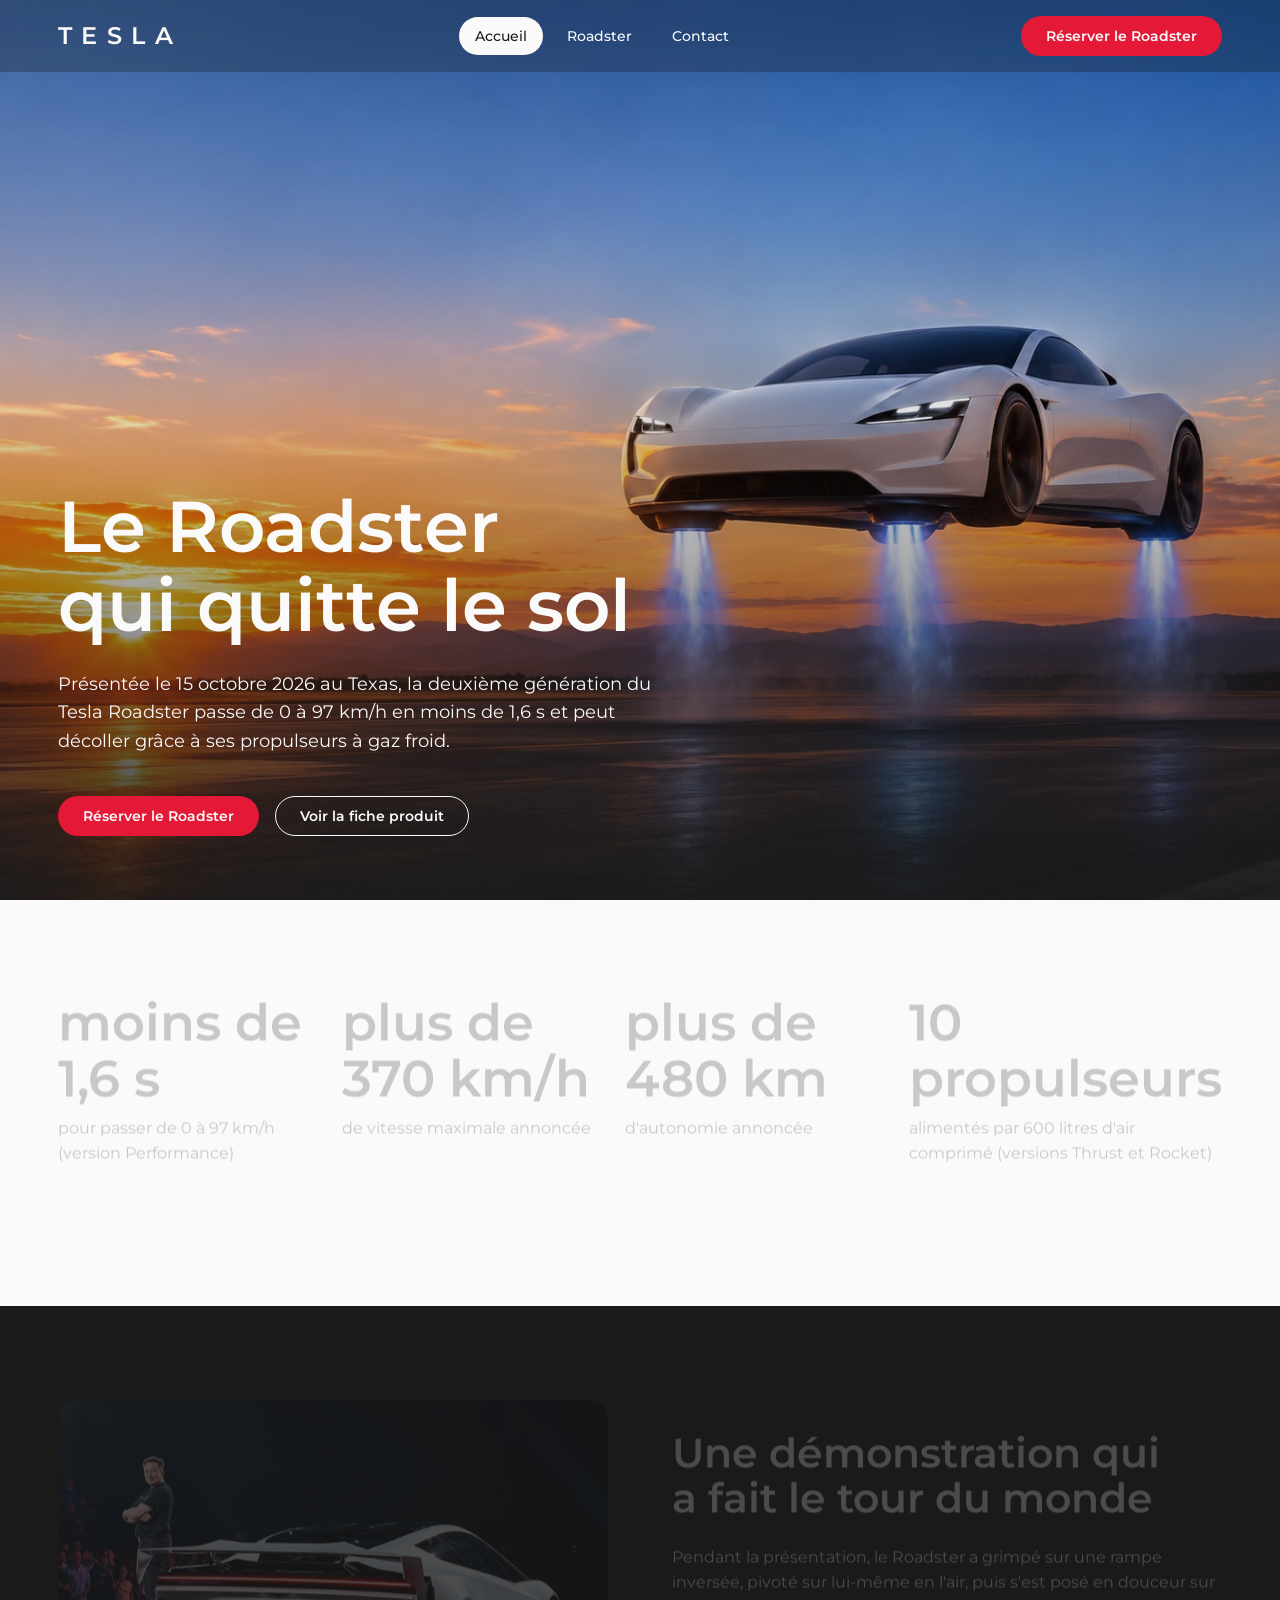
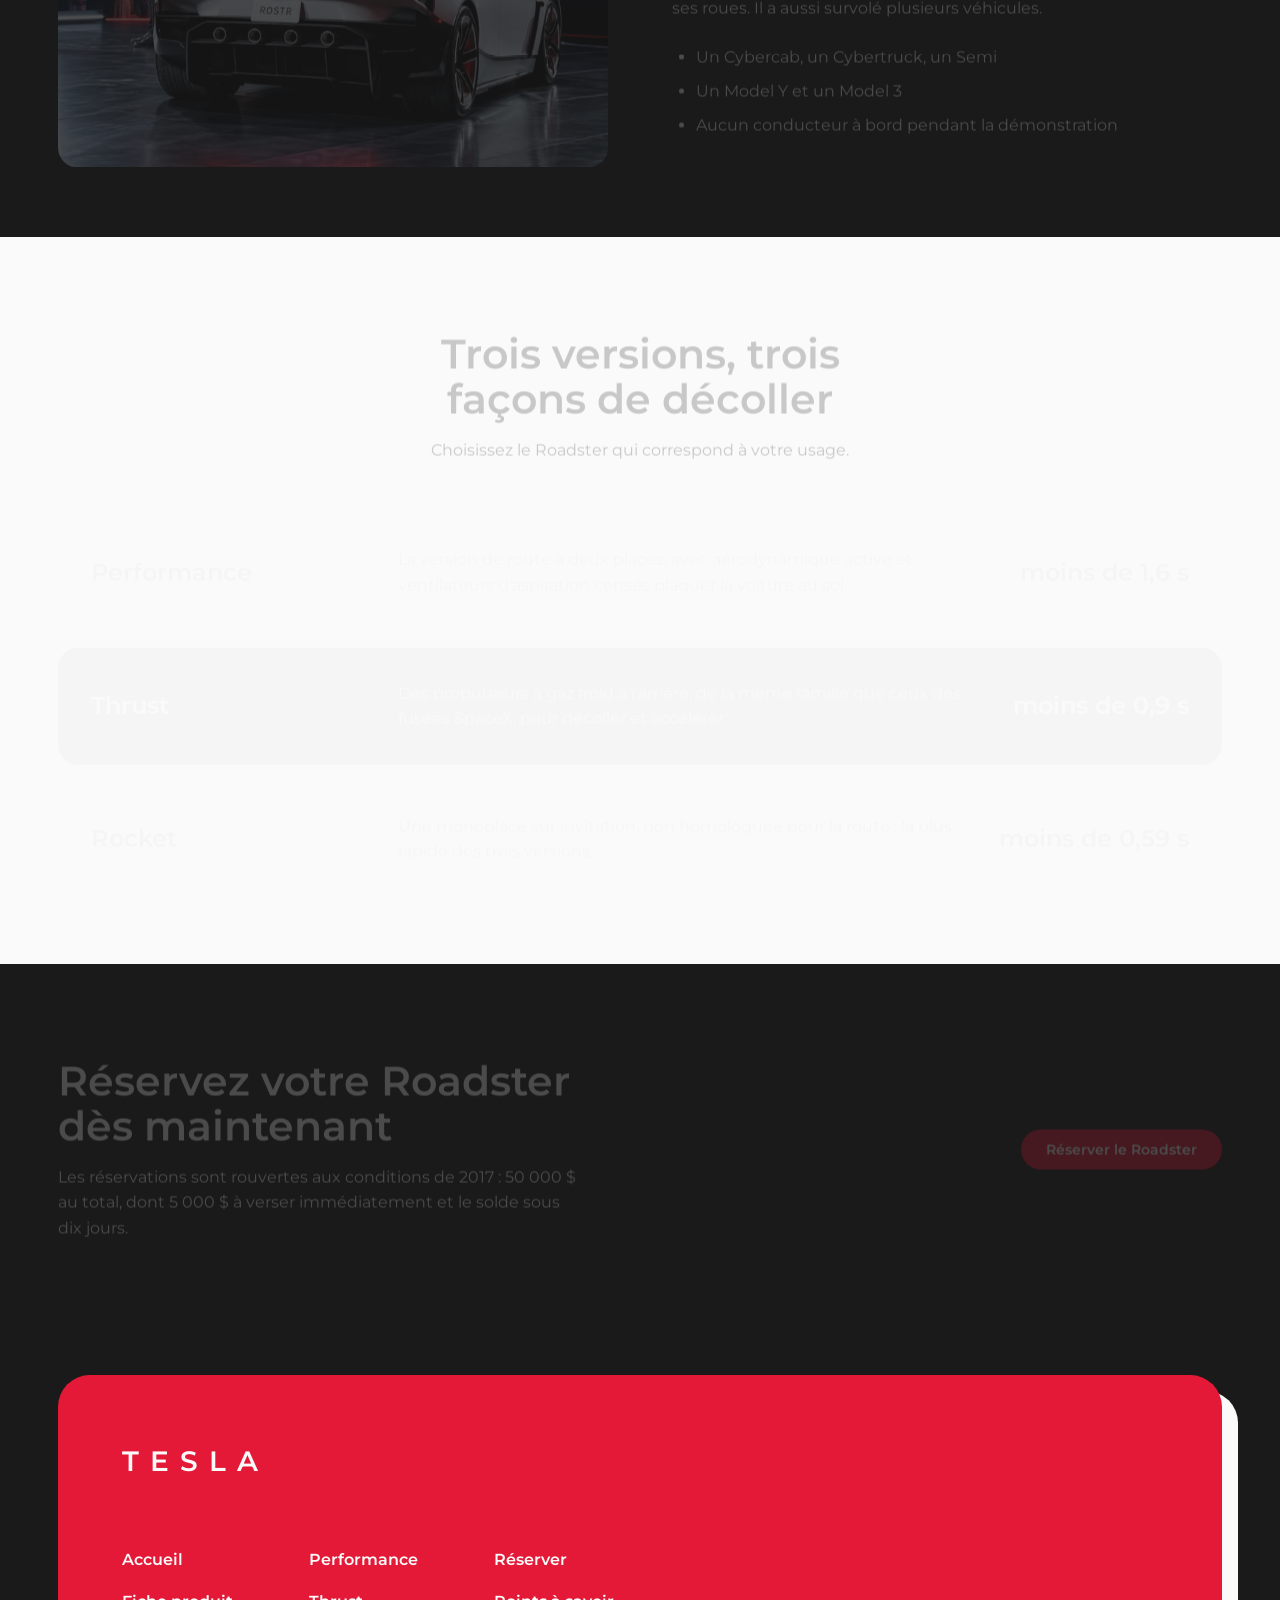
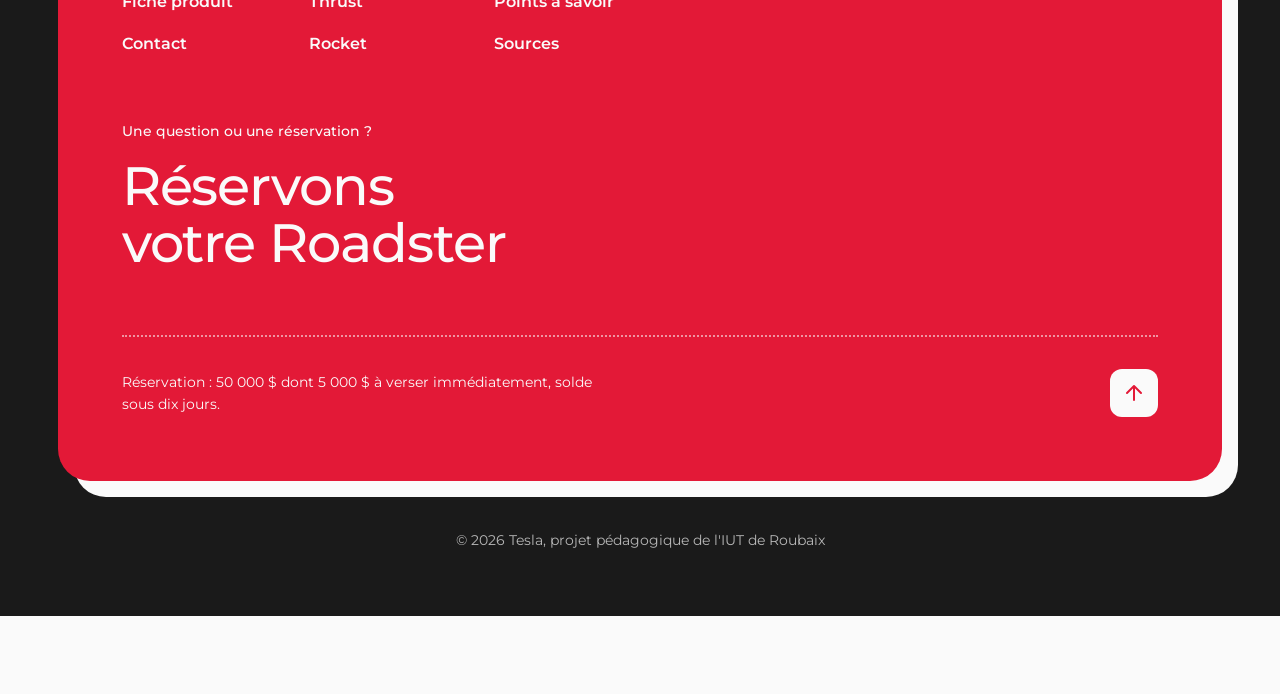
<file: index.html>
<!doctype html>
<html lang="fr"><head><meta charset="utf-8"><title>Tesla Roadster</title>
<meta http-equiv="refresh" content="0; url=fr/index.html">
<link rel="canonical" href="fr/index.html"></head>
<body><p><a href="fr/index.html">Tesla Roadster</a></p></body></html>
</file>
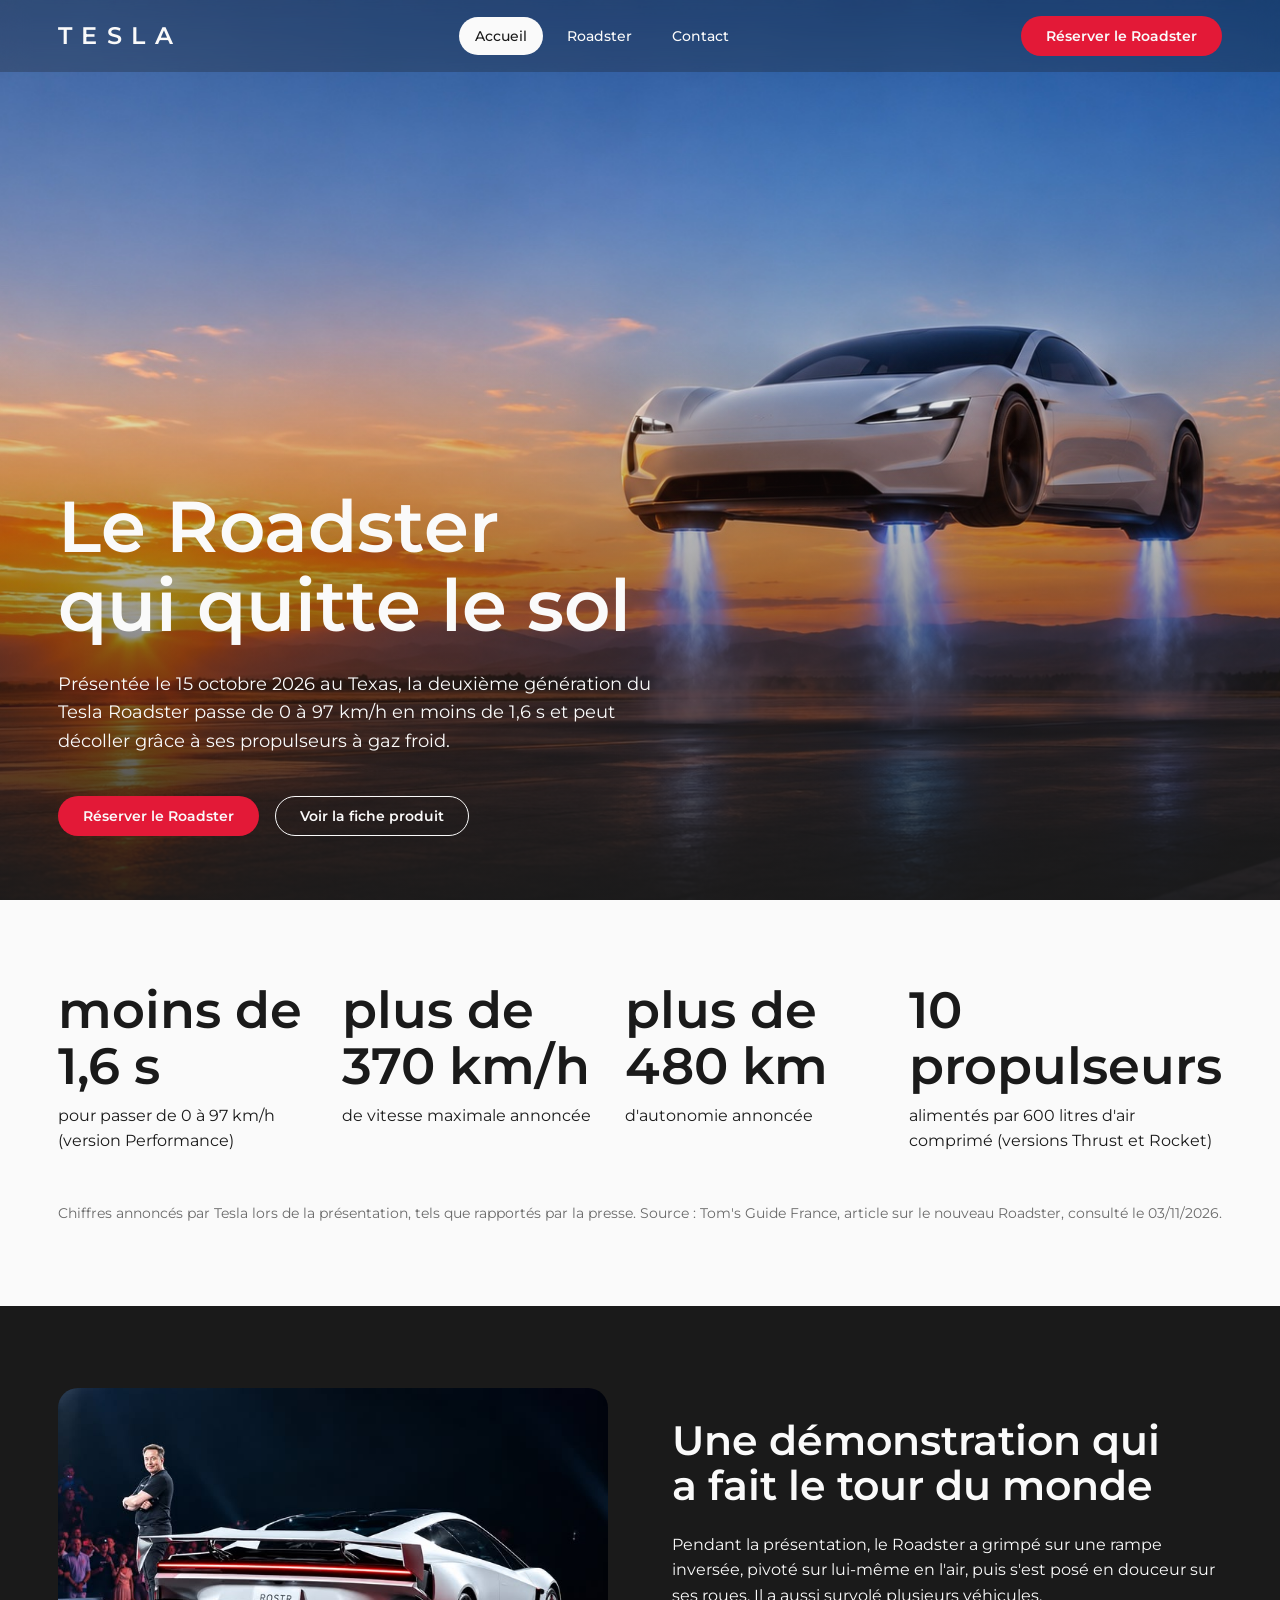
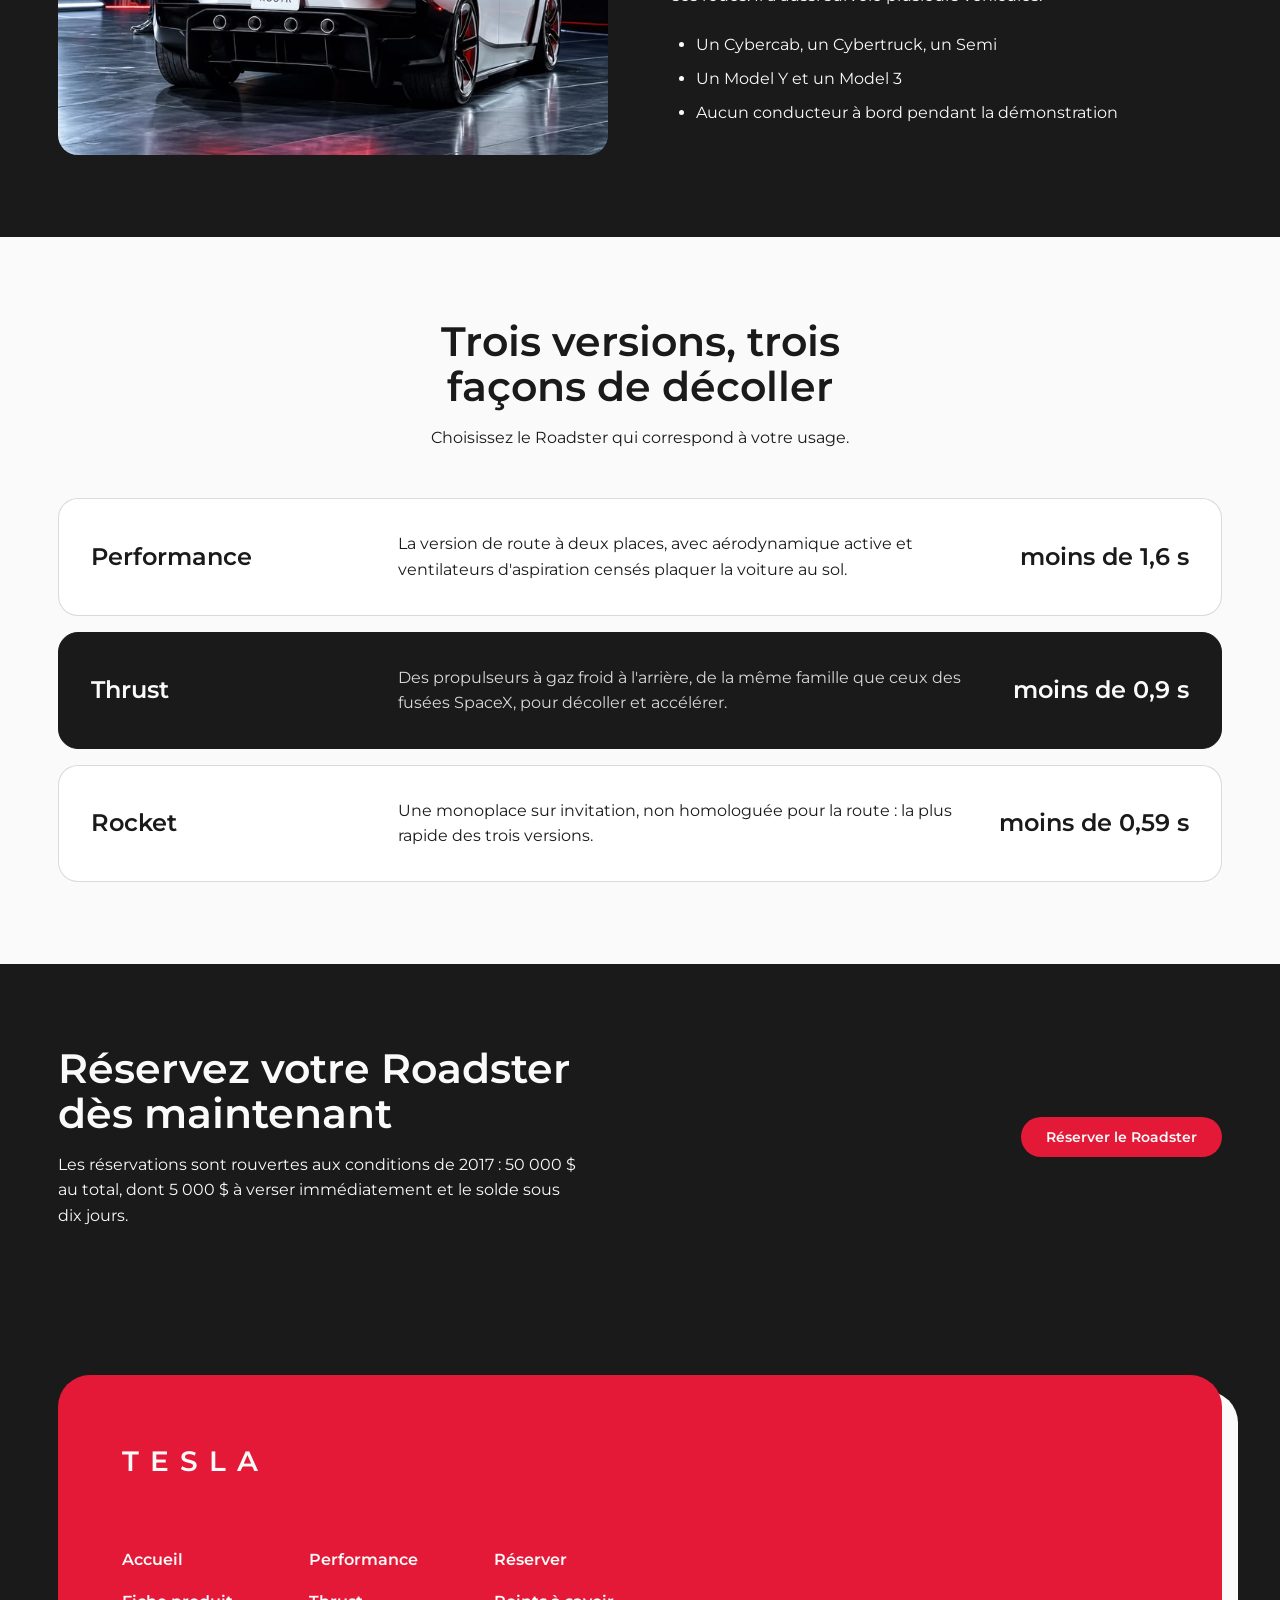
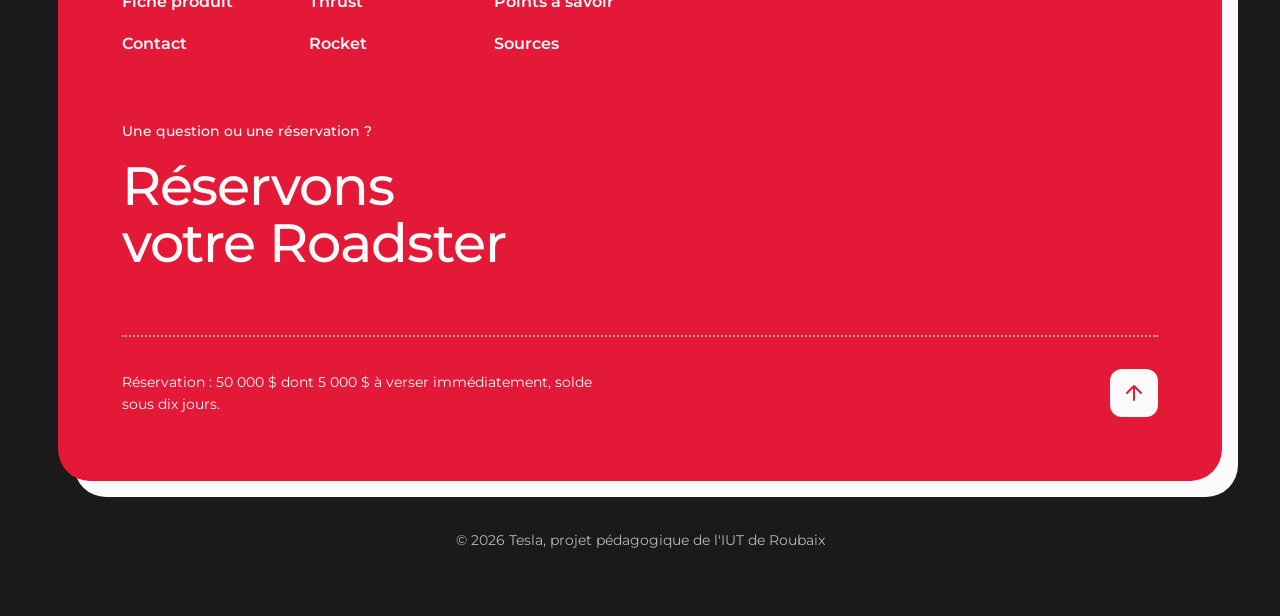
<file: fr/index.html>
<!doctype html>
<html lang="fr">
<head>
<meta charset="utf-8">
<meta name="viewport" content="width=device-width, initial-scale=1">
<title>Tesla Roadster</title>
<meta name="description" content="Le nouveau Tesla Roadster : supercar électrique présentée en octobre 2026, avec propulseurs à gaz froid.">
<link rel="icon" href="data:image/svg+xml,%3Csvg xmlns='http://www.w3.org/2000/svg' viewBox='0 0 64 64'%3E%3Crect width='64' height='64' rx='14' fill='%231A1A1A'/%3E%3Cpath d='M12 20h40v8H36v22h-8V28H12z' fill='%23E31937'/%3E%3C/svg%3E">
<link rel="preconnect" href="https://fonts.googleapis.com">
<link rel="preconnect" href="https://fonts.gstatic.com" crossorigin>
<link href="https://fonts.googleapis.com/css2?family=Montserrat:wght@400;500;600&display=swap" rel="stylesheet">
<link rel="stylesheet" href="style.css">
</head>
<body class="accueil">
<header class="nav" id="haut">
  <a class="marque" href="index.html">TESLA</a>
  <nav aria-label="Navigation principale"><ul>
    <li><a href="index.html" aria-current="page">Accueil</a></li>
    <li><a href="roadster.html">Roadster</a></li>
    <li><a href="contact.html">Contact</a></li>
  </ul></nav>
  <a class="btn btn-primaire" href="contact.html">Réserver le Roadster</a>
</header>
<main>
<section class="hero-plein">
  <img src="../assets/hero.jpg" alt="Le Tesla Roadster blanc en suspension au-dessus de la piste, propulseurs allumés, au coucher du soleil" width="1672" height="941">
  <div class="hero-texte">
    <h1>Le Roadster qui quitte le sol</h1>
    <p>Présentée le 15 octobre 2026 au Texas, la deuxième génération du Tesla Roadster passe de 0 à 97 km/h en moins de 1,6 s et peut décoller grâce à ses propulseurs à gaz froid.</p>
    <div class="actions">
      <a class="btn btn-primaire" href="contact.html">Réserver le Roadster</a>
      <a class="btn btn-secondaire" href="roadster.html">Voir la fiche produit</a>
    </div>
  </div>
</section>

<section class="sec sur-clair">
  <div class="chiffres">
    <div><strong>moins de 1,6 s</strong><span>pour passer de 0 à 97 km/h (version Performance)</span></div>
    <div><strong>plus de 370 km/h</strong><span>de vitesse maximale annoncée</span></div>
    <div><strong>plus de 480 km</strong><span>d'autonomie annoncée</span></div>
    <div><strong>10 propulseurs</strong><span>alimentés par 600 litres d'air comprimé (versions Thrust et Rocket)</span></div>
  </div>
  <p class="notes">Chiffres annoncés par Tesla lors de la présentation, tels que rapportés par la presse. Source : Tom's Guide France, article sur le nouveau Roadster, consulté le 03/11/2026.</p>
</section>

<section class="sec sec-noire">
  <div class="duo">
    <img src="../assets/arriere-scene.jpg" alt="L'arrière du Roadster sur scène, avec ses échappements de propulseurs" width="735" height="489">
    <div>
      <h2>Une démonstration qui a fait le tour du monde</h2>
      <p>Pendant la présentation, le Roadster a grimpé sur une rampe inversée, pivoté sur lui-même en l'air, puis s'est posé en douceur sur ses roues. Il a aussi survolé plusieurs véhicules.</p>
      <ul>
        <li>Un Cybercab, un Cybertruck, un Semi</li>
        <li>Un Model Y et un Model 3</li>
        <li>Aucun conducteur à bord pendant la démonstration</li>
      </ul>
    </div>
  </div>
</section>

<section class="sec sur-clair">
  <div class="titre-centre">
    <h2>Trois versions, trois façons de décoller</h2>
    <p>Choisissez le Roadster qui correspond à votre usage.</p>
  </div>
  <div class="versions">
    <article class="version">
      <h3>Performance</h3>
      <p>La version de route à deux places, avec aérodynamique active et ventilateurs d'aspiration censés plaquer la voiture au sol.</p>
      <span class="temps">moins de 1,6 s</span>
    </article>
    <article class="version pleine">
      <h3>Thrust</h3>
      <p>Des propulseurs à gaz froid à l'arrière, de la même famille que ceux des fusées SpaceX, pour décoller et accélérer.</p>
      <span class="temps">moins de 0,9 s</span>
    </article>
    <article class="version">
      <h3>Rocket</h3>
      <p>Une monoplace sur invitation, non homologuée pour la route : la plus rapide des trois versions.</p>
      <span class="temps">moins de 0,59 s</span>
    </article>
  </div>
</section>

<section class="sec sec-noire">
  <div class="action-panneau">
    <div>
      <h2>Réservez votre Roadster dès maintenant</h2>
      <p>Les réservations sont rouvertes aux conditions de 2017 : 50&nbsp;000&nbsp;$ au total, dont 5&nbsp;000&nbsp;$ à verser immédiatement et le solde sous dix jours.</p>
    </div>
    <a class="btn btn-primaire" href="contact.html">Réserver le Roadster</a>
  </div>
</section>
</main>
<footer class="pied">
  <div class="carte">
    <div class="carte-haut">
      <div class="carte-gauche">
        <a class="marque" href="index.html">TESLA</a>
        <nav class="liens" aria-label="Pied de page">
          <ul>
            <li><a href="index.html">Accueil</a></li>
            <li><a href="roadster.html">Fiche produit</a></li>
            <li><a href="contact.html">Contact</a></li>
          </ul>
          <ul>
            <li><a href="roadster.html">Performance</a></li>
            <li><a href="roadster.html">Thrust</a></li>
            <li><a href="roadster.html">Rocket</a></li>
          </ul>
          <ul>
            <li><a href="contact.html">Réserver</a></li>
            <li><a href="roadster.html">Points à savoir</a></li>
            <li><a href="roadster.html">Sources</a></li>
          </ul>
        </nav>
      </div>
      <a class="carte-appel" href="contact.html">
        <span class="petit">Une question ou une réservation ?</span>
        <span class="grand">Réservons votre Roadster</span>
      </a>
    </div>
    <div class="pointille" aria-hidden="true"></div>
    <div class="carte-bas">
      <p>Réservation : 50&nbsp;000&nbsp;$ dont 5&nbsp;000&nbsp;$ à verser immédiatement, solde sous dix jours.</p>
      <a class="haut" href="#haut" aria-label="Retour en haut de la page">
        <svg viewBox="0 0 24 24" width="24" height="24" fill="none" stroke="currentColor" stroke-width="2" stroke-linecap="round" stroke-linejoin="round" aria-hidden="true"><path d="M12 19V5M5 12l7-7 7 7"/></svg>
      </a>
    </div>
  </div>
  <p class="copy">© 2026 Tesla, projet pédagogique de l'IUT de Roubaix</p>
</footer>
</body>
</html>
</file>
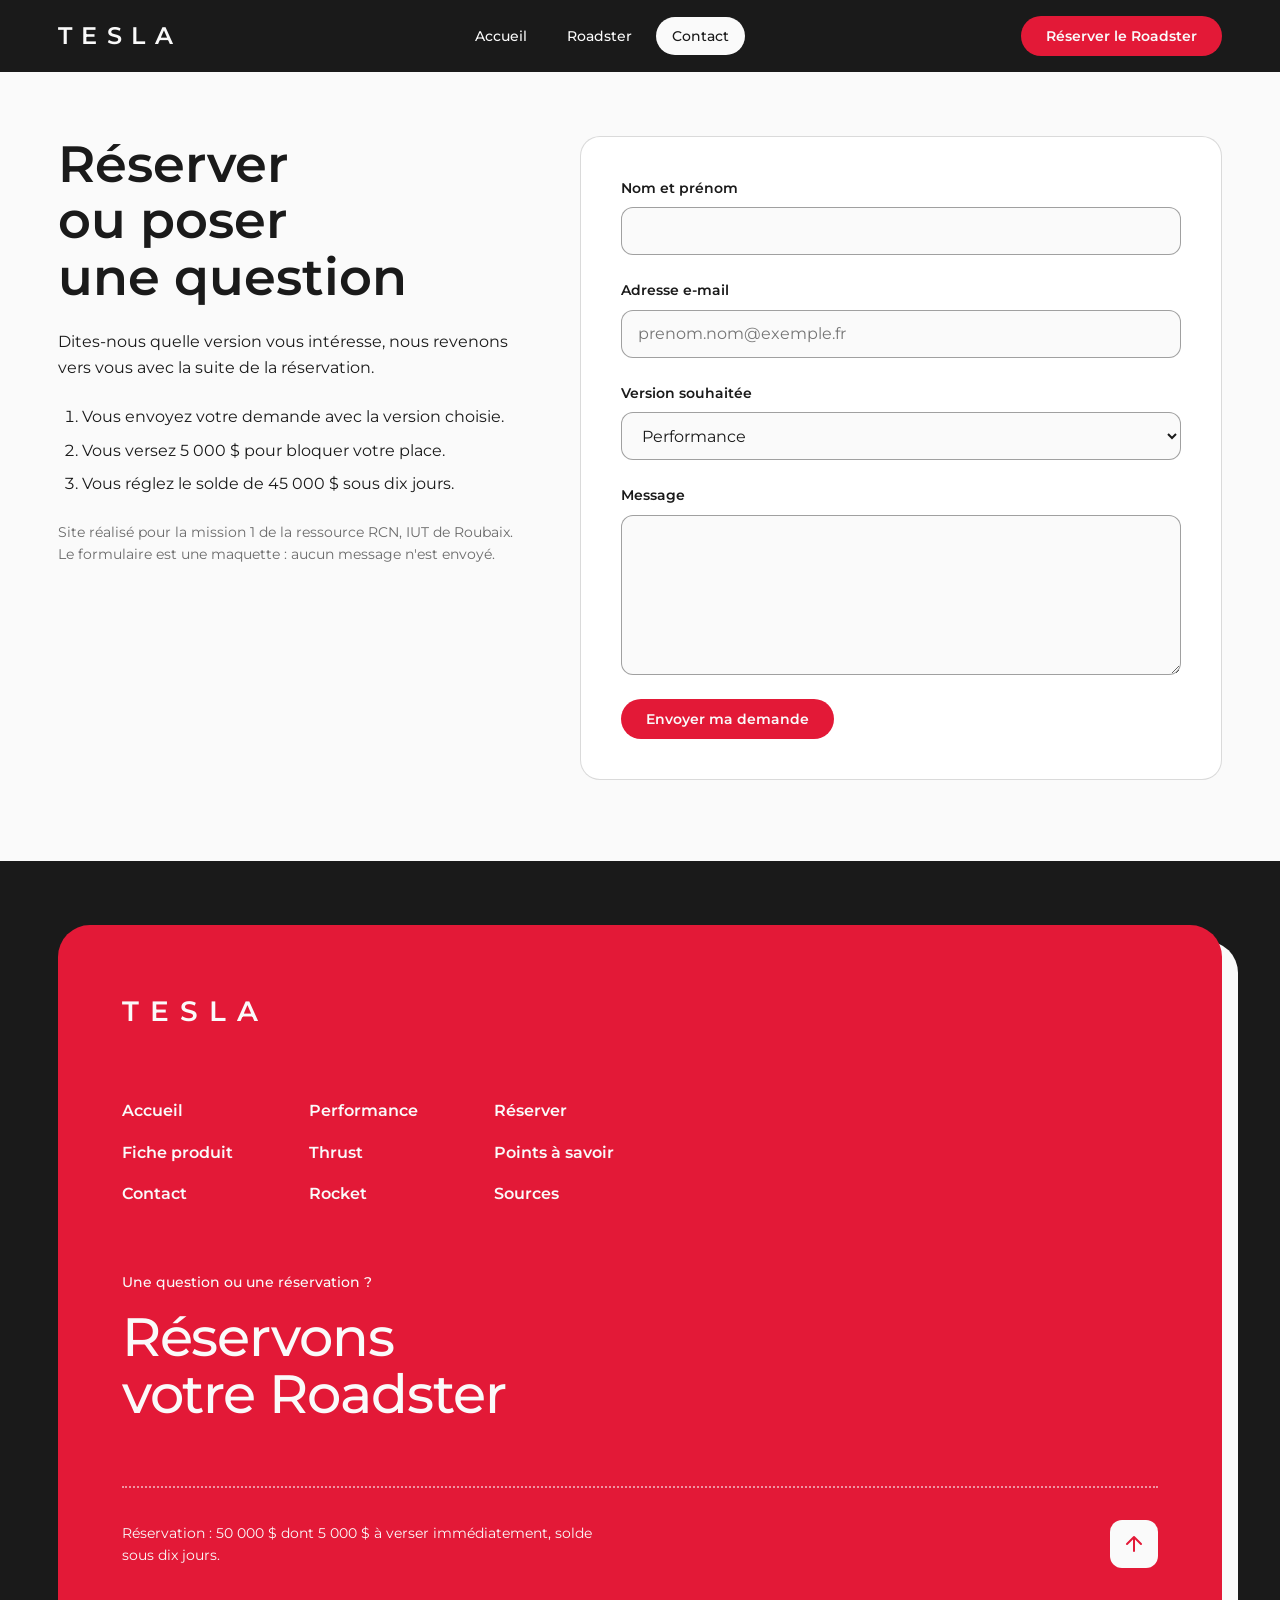
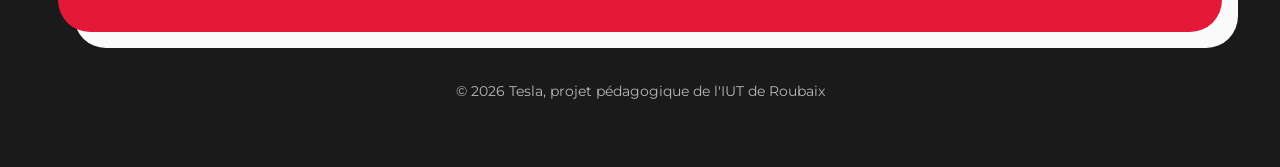
<file: fr/contact.html>
<!doctype html>
<html lang="fr">
<head>
<meta charset="utf-8">
<meta name="viewport" content="width=device-width, initial-scale=1">
<title>Contact Tesla Roadster</title>
<meta name="description" content="Réserver le Tesla Roadster ou poser une question sur les versions et la production.">
<link rel="icon" href="data:image/svg+xml,%3Csvg xmlns='http://www.w3.org/2000/svg' viewBox='0 0 64 64'%3E%3Crect width='64' height='64' rx='14' fill='%231A1A1A'/%3E%3Cpath d='M12 20h40v8H36v22h-8V28H12z' fill='%23E31937'/%3E%3C/svg%3E">
<link rel="preconnect" href="https://fonts.googleapis.com">
<link rel="preconnect" href="https://fonts.gstatic.com" crossorigin>
<link href="https://fonts.googleapis.com/css2?family=Montserrat:wght@400;500;600&display=swap" rel="stylesheet">
<link rel="stylesheet" href="style.css">
</head>
<body>
<header class="nav" id="haut">
  <a class="marque" href="index.html">TESLA</a>
  <nav aria-label="Navigation principale"><ul>
    <li><a href="index.html">Accueil</a></li>
    <li><a href="roadster.html">Roadster</a></li>
    <li><a href="contact.html" aria-current="page">Contact</a></li>
  </ul></nav>
  <a class="btn btn-primaire" href="contact.html">Réserver le Roadster</a>
</header>
<main>
<section class="contact sur-clair">
  <div class="texte">
    <h1>Réserver ou poser une question</h1>
    <p>Dites-nous quelle version vous intéresse, nous revenons vers vous avec la suite de la réservation.</p>
    <ol>
      <li>Vous envoyez votre demande avec la version choisie.</li>
      <li>Vous versez 5&nbsp;000&nbsp;$ pour bloquer votre place.</li>
      <li>Vous réglez le solde de 45&nbsp;000&nbsp;$ sous dix jours.</li>
    </ol>
    <p class="notes">Site réalisé pour la mission 1 de la ressource RCN, IUT de Roubaix. Le formulaire est une maquette : aucun message n'est envoyé.</p>
  </div>
  <form id="form" novalidate>
    <label>Nom et prénom
      <input type="text" name="nom" required autocomplete="name">
      <span class="erreur">Indiquez votre nom et prénom.</span>
    </label>
    <label>Adresse e-mail
      <input type="email" name="email" required autocomplete="email" placeholder="prenom.nom@exemple.fr">
      <span class="erreur">Indiquez une adresse e-mail valide, par exemple prenom.nom@exemple.fr.</span>
    </label>
    <label>Version souhaitée
      <select name="version">
        <option>Performance</option>
        <option>Thrust</option>
        <option>Rocket</option>
        <option>Je ne sais pas encore</option>
      </select>
    </label>
    <label>Message
      <textarea name="message"></textarea>
    </label>
    <button class="btn btn-primaire" type="submit">Envoyer ma demande</button>
    <p class="confirmation" id="ok" role="status">Merci, votre demande est prise en compte. Rappel : ce formulaire est une maquette, rien n'a été envoyé.</p>
  </form>
</section>
</main>
<footer class="pied">
  <div class="carte">
    <div class="carte-haut">
      <div class="carte-gauche">
        <a class="marque" href="index.html">TESLA</a>
        <nav class="liens" aria-label="Pied de page">
          <ul>
            <li><a href="index.html">Accueil</a></li>
            <li><a href="roadster.html">Fiche produit</a></li>
            <li><a href="contact.html">Contact</a></li>
          </ul>
          <ul>
            <li><a href="roadster.html">Performance</a></li>
            <li><a href="roadster.html">Thrust</a></li>
            <li><a href="roadster.html">Rocket</a></li>
          </ul>
          <ul>
            <li><a href="contact.html">Réserver</a></li>
            <li><a href="roadster.html">Points à savoir</a></li>
            <li><a href="roadster.html">Sources</a></li>
          </ul>
        </nav>
      </div>
      <a class="carte-appel" href="contact.html">
        <span class="petit">Une question ou une réservation ?</span>
        <span class="grand">Réservons votre Roadster</span>
      </a>
    </div>
    <div class="pointille" aria-hidden="true"></div>
    <div class="carte-bas">
      <p>Réservation : 50&nbsp;000&nbsp;$ dont 5&nbsp;000&nbsp;$ à verser immédiatement, solde sous dix jours.</p>
      <a class="haut" href="#haut" aria-label="Retour en haut de la page">
        <svg viewBox="0 0 24 24" width="24" height="24" fill="none" stroke="currentColor" stroke-width="2" stroke-linecap="round" stroke-linejoin="round" aria-hidden="true"><path d="M12 19V5M5 12l7-7 7 7"/></svg>
      </a>
    </div>
  </div>
  <p class="copy">© 2026 Tesla, projet pédagogique de l'IUT de Roubaix</p>
</footer>
<script>
const f = document.getElementById('form'), ok = document.getElementById('ok');
f.addEventListener('submit', e => {
  e.preventDefault();
  let bon = true;
  [f.nom, f.email].forEach(c => {
    const valide = c.type === 'email' ? /^[^@\s]+@[^@\s]+\.[^@\s]+$/.test(c.value) : c.value.trim().length > 1;
    c.classList.toggle('invalide', !valide);
    if (!valide) bon = false;
  });
  ok.classList.toggle('visible', bon);
});
</script>
</body>
</html>
</file>
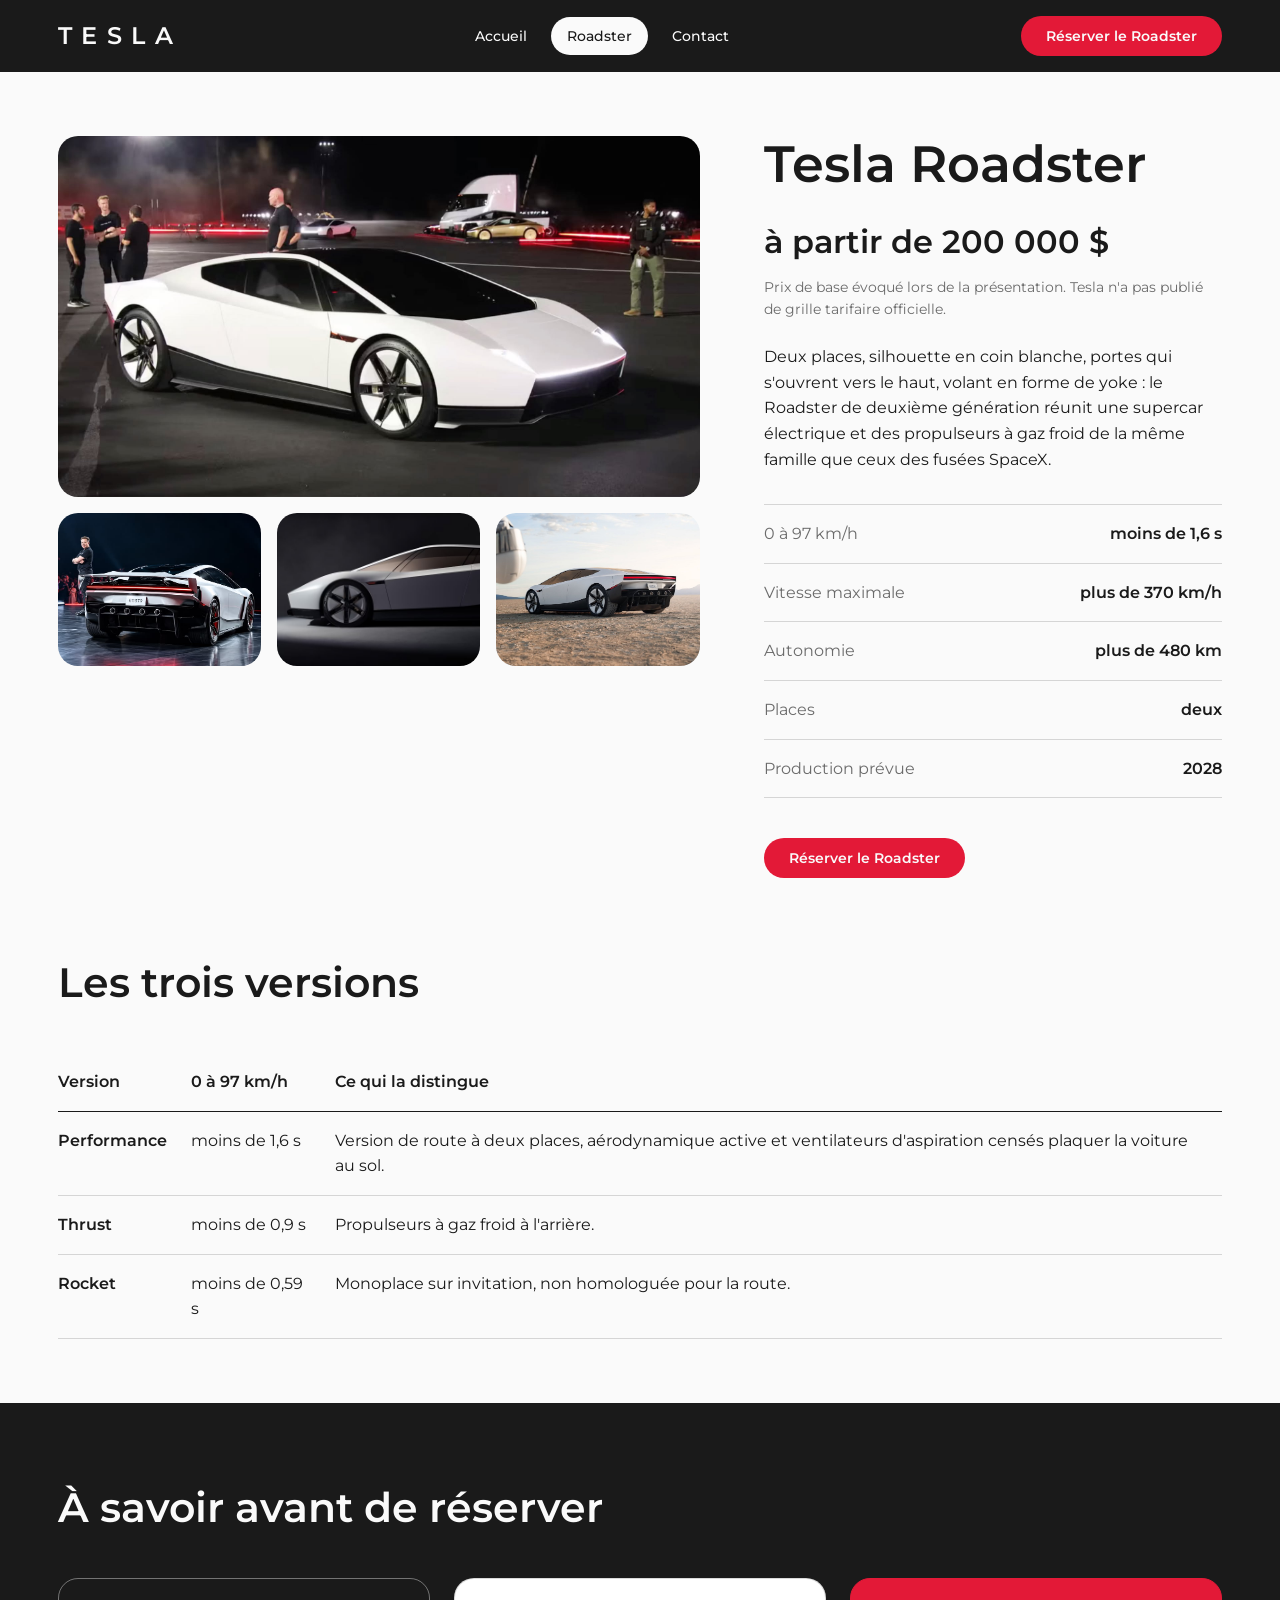
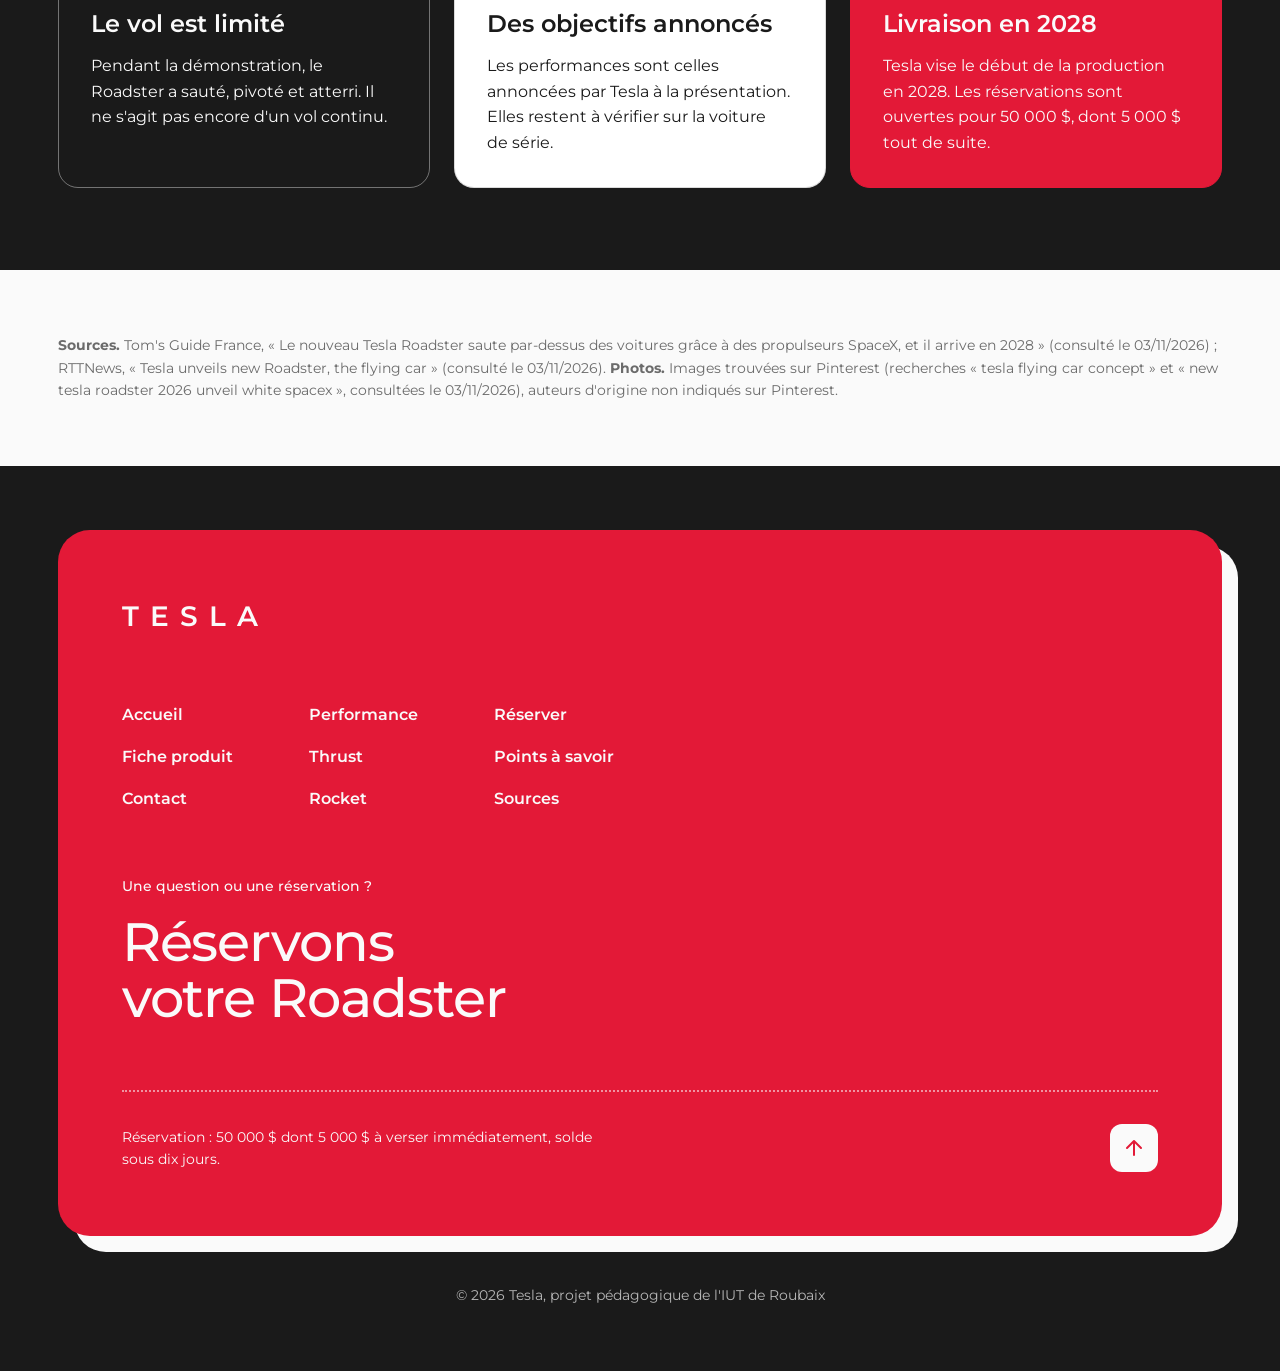
<file: fr/roadster.html>
<!doctype html>
<html lang="fr">
<head>
<meta charset="utf-8">
<meta name="viewport" content="width=device-width, initial-scale=1">
<title>Fiche produit Tesla Roadster</title>
<meta name="description" content="Prix, versions, caractéristiques et informations à connaître sur le Tesla Roadster de deuxième génération.">
<link rel="icon" href="data:image/svg+xml,%3Csvg xmlns='http://www.w3.org/2000/svg' viewBox='0 0 64 64'%3E%3Crect width='64' height='64' rx='14' fill='%231A1A1A'/%3E%3Cpath d='M12 20h40v8H36v22h-8V28H12z' fill='%23E31937'/%3E%3C/svg%3E">
<link rel="preconnect" href="https://fonts.googleapis.com">
<link rel="preconnect" href="https://fonts.gstatic.com" crossorigin>
<link href="https://fonts.googleapis.com/css2?family=Montserrat:wght@400;500;600&display=swap" rel="stylesheet">
<link rel="stylesheet" href="style.css">
</head>
<body>
<header class="nav" id="haut">
  <a class="marque" href="index.html">TESLA</a>
  <nav aria-label="Navigation principale"><ul>
    <li><a href="index.html">Accueil</a></li>
    <li><a href="roadster.html" aria-current="page">Roadster</a></li>
    <li><a href="contact.html">Contact</a></li>
  </ul></nav>
  <a class="btn btn-primaire" href="contact.html">Réserver le Roadster</a>
</header>
<main>
<section class="fiche sur-clair">
  <div class="galerie">
    <img class="principale" src="../assets/presentation.jpg" alt="Le Tesla Roadster blanc sur la scène de sa présentation" width="1920" height="1080">
    <div class="vignettes">
      <img src="../assets/arriere-scene.jpg" alt="Vue arrière du Roadster avec ses propulseurs" width="735" height="489">
      <img src="../assets/profil.jpg" alt="Profil du Roadster dans un studio sombre" width="900" height="900">
      <img src="../assets/desert.jpg" alt="Le Roadster vu de l'arrière sur un lac asséché" width="1280" height="914">
    </div>
  </div>
  <div>
    <h1>Tesla Roadster</h1>
    <p class="prix">à partir de 200&nbsp;000&nbsp;$</p>
    <p class="prix-note notes">Prix de base évoqué lors de la présentation. Tesla n'a pas publié de grille tarifaire officielle.</p>
    <p class="intro">Deux places, silhouette en coin blanche, portes qui s'ouvrent vers le haut, volant en forme de yoke : le Roadster de deuxième génération réunit une supercar électrique et des propulseurs à gaz froid de la même famille que ceux des fusées SpaceX.</p>
    <dl class="essentiel">
      <div><dt>0 à 97 km/h</dt><dd>moins de 1,6 s</dd></div>
      <div><dt>Vitesse maximale</dt><dd>plus de 370 km/h</dd></div>
      <div><dt>Autonomie</dt><dd>plus de 480 km</dd></div>
      <div><dt>Places</dt><dd>deux</dd></div>
      <div><dt>Production prévue</dt><dd>2028</dd></div>
    </dl>
    <a class="btn btn-primaire" href="contact.html">Réserver le Roadster</a>
  </div>
</section>

<section class="sec sec-court sur-clair" style="padding-top:0">
  <h2 class="titre-gauche">Les trois versions</h2>
  <table class="tableau">
    <thead><tr><th>Version</th><th>0 à 97 km/h</th><th>Ce qui la distingue</th></tr></thead>
    <tbody>
      <tr><th>Performance</th><td>moins de 1,6 s</td><td>Version de route à deux places, aérodynamique active et ventilateurs d'aspiration censés plaquer la voiture au sol.</td></tr>
      <tr><th>Thrust</th><td>moins de 0,9 s</td><td>Propulseurs à gaz froid à l'arrière.</td></tr>
      <tr><th>Rocket</th><td>moins de 0,59 s</td><td>Monoplace sur invitation, non homologuée pour la route.</td></tr>
    </tbody>
  </table>
</section>

<section class="sec sec-noire">
  <h2 class="titre-gauche">À savoir avant de réserver</h2>
  <div class="savoir">
    <article>
      <h3>Le vol est limité</h3>
      <p>Pendant la démonstration, le Roadster a sauté, pivoté et atterri. Il ne s'agit pas encore d'un vol continu.</p>
    </article>
    <article>
      <h3>Des objectifs annoncés</h3>
      <p>Les performances sont celles annoncées par Tesla à la présentation. Elles restent à vérifier sur la voiture de série.</p>
    </article>
    <article>
      <h3>Livraison en 2028</h3>
      <p>Tesla vise le début de la production en 2028. Les réservations sont ouvertes pour 50&nbsp;000&nbsp;$, dont 5&nbsp;000&nbsp;$ tout de suite.</p>
    </article>
  </div>
</section>

<section class="sec sec-court sur-clair">
  <p class="notes"><strong>Sources.</strong> Tom's Guide France, « Le nouveau Tesla Roadster saute par-dessus des voitures grâce à des propulseurs SpaceX, et il arrive en 2028 » (consulté le 03/11/2026) ; RTTNews, « Tesla unveils new Roadster, the flying car » (consulté le 03/11/2026). <strong>Photos.</strong> Images trouvées sur Pinterest (recherches « tesla flying car concept » et « new tesla roadster 2026 unveil white spacex », consultées le 03/11/2026), auteurs d'origine non indiqués sur Pinterest.</p>
</section>
</main>
<footer class="pied">
  <div class="carte">
    <div class="carte-haut">
      <div class="carte-gauche">
        <a class="marque" href="index.html">TESLA</a>
        <nav class="liens" aria-label="Pied de page">
          <ul>
            <li><a href="index.html">Accueil</a></li>
            <li><a href="roadster.html">Fiche produit</a></li>
            <li><a href="contact.html">Contact</a></li>
          </ul>
          <ul>
            <li><a href="roadster.html">Performance</a></li>
            <li><a href="roadster.html">Thrust</a></li>
            <li><a href="roadster.html">Rocket</a></li>
          </ul>
          <ul>
            <li><a href="contact.html">Réserver</a></li>
            <li><a href="roadster.html">Points à savoir</a></li>
            <li><a href="roadster.html">Sources</a></li>
          </ul>
        </nav>
      </div>
      <a class="carte-appel" href="contact.html">
        <span class="petit">Une question ou une réservation ?</span>
        <span class="grand">Réservons votre Roadster</span>
      </a>
    </div>
    <div class="pointille" aria-hidden="true"></div>
    <div class="carte-bas">
      <p>Réservation : 50&nbsp;000&nbsp;$ dont 5&nbsp;000&nbsp;$ à verser immédiatement, solde sous dix jours.</p>
      <a class="haut" href="#haut" aria-label="Retour en haut de la page">
        <svg viewBox="0 0 24 24" width="24" height="24" fill="none" stroke="currentColor" stroke-width="2" stroke-linecap="round" stroke-linejoin="round" aria-hidden="true"><path d="M12 19V5M5 12l7-7 7 7"/></svg>
      </a>
    </div>
  </div>
  <p class="copy">© 2026 Tesla, projet pédagogique de l'IUT de Roubaix</p>
</footer>
</body>
</html>
</file>
<file: fr/style.css>
/* Palette : noir et blanc universels + un rouge d'action (3 couleurs au total avec le gris de texte secondaire) */
:root {
  --noir: #1A1A1A;
  --blanc: #FAFAFA;
  --rouge: #E31937;
  --gris: #6B6B6B;
  --r: 20px;
  --pad: clamp(24px, 4.5vw, 68px);
  --section: clamp(48px, 6.4vw, 96px);
}

* { box-sizing: border-box; margin: 0; padding: 0; }
html { scroll-behavior: smooth; }
body {
  font-family: "Montserrat", system-ui, sans-serif;
  font-size: 16px;
  line-height: 1.6;
  color: var(--noir);
  background: var(--blanc);
}
img { display: block; max-width: 100%; height: auto; }
a { color: inherit; text-decoration: none; }
h1, h2, h3 { font-weight: 600; line-height: 1.1; text-wrap: balance; }
p { text-wrap: pretty; }

/* Navigation */
.nav {
  position: sticky; top: 0; z-index: 10;
  display: flex; align-items: center; justify-content: space-between; gap: 24px;
  padding: 16px var(--pad);
  background: var(--noir); color: var(--blanc);
}
.nav .marque { font-weight: 600; font-size: 24px; letter-spacing: 0.4em; }
.nav ul { display: flex; gap: 8px; list-style: none; margin-left: auto; }
.nav li a { display: block; padding: 8px 16px; border-radius: 999px; font-size: 14px; font-weight: 500; transition: background .2s; }
.nav li a:hover { background: rgba(250,250,250,.14); }
.nav li a[aria-current="page"] { background: var(--blanc); color: var(--noir); }

/* Boutons : hauteur 40, texte 14 */
.btn {
  display: inline-flex; align-items: center; justify-content: center;
  height: 40px; padding: 0 24px; border-radius: 999px;
  font: 600 14px "Montserrat", sans-serif; white-space: nowrap; cursor: pointer;
  border: 1px solid transparent; transition: background .2s, color .2s, border-color .2s;
}
.btn-primaire { background: var(--rouge); color: var(--blanc); }
.btn-primaire:hover { background: #C21430; }
.btn-secondaire { border-color: currentColor; background: transparent; }
.btn-secondaire:hover { background: rgba(250,250,250,.14); }
.sur-clair .btn-secondaire:hover { background: rgba(26,26,26,.08); }
.btn:focus-visible, .nav a:focus-visible, input:focus-visible, select:focus-visible, textarea:focus-visible { outline: 2px solid var(--rouge); outline-offset: 2px; }
.nav .btn { height: 40px; }

/* Sections */
.sec { padding: var(--section) var(--pad); }
.sec-noire { background: var(--noir); color: var(--blanc); }
.sec-court { padding-block: 64px; }
.notes { font-size: 14px; color: var(--gris); }
.sec-noire .notes { color: rgba(250,250,250,.7); }

/* Hero : image à droite, texte à gauche */
.hero {
  min-height: calc(100dvh - 72px);
  display: grid; grid-template-columns: 5fr 7fr; gap: 64px; align-items: center;
  padding: 64px var(--pad);
  background: var(--noir); color: var(--blanc);
}
.hero h1 { font-size: clamp(40px, 5.2vw, 80px); }
.hero p { margin-top: 24px; font-size: 18px; max-width: 32em; }
.hero .actions { display: flex; flex-wrap: wrap; gap: 16px; margin-top: 40px; }
.hero img { width: 100%; aspect-ratio: 16 / 9; object-fit: cover; border-radius: var(--r); }

/* Chiffres : nus, sans cadre */
.chiffres { display: grid; grid-template-columns: repeat(4, 1fr); gap: 48px 24px; }
.chiffres strong { display: block; font-size: clamp(32px, 4vw, 56px); font-weight: 600; line-height: 1.1; }
.chiffres span { display: block; margin-top: 8px; }
.chiffres + .notes { margin-top: 48px; }

/* Texte + image */
.duo { display: grid; grid-template-columns: 1fr 1fr; gap: 64px; align-items: center; }
.duo img { width: 100%; border-radius: var(--r); aspect-ratio: 3 / 2; object-fit: cover; }
.duo h2 { font-size: clamp(28px, 3.2vw, 48px); }
.duo p { margin-top: 24px; max-width: 34em; }
.duo ul { margin-top: 24px; padding-left: 24px; }
.duo li + li { margin-top: 8px; }

/* Versions : lignes alignées */
.titre-centre { text-align: center; max-width: 30em; margin: 0 auto 48px; }
.titre-centre h2 { font-size: clamp(28px, 3.2vw, 48px); }
.titre-centre p { margin-top: 16px; }
.versions { display: grid; gap: 16px; }
.version { display: grid; grid-template-columns: 1fr 2fr 200px; gap: 24px; align-items: center; padding: 32px; border-radius: var(--r); background: #fff; border: 1px solid rgba(26,26,26,.16); }
.version h3 { font-size: 24px; }
.version .temps { font-size: 24px; font-weight: 600; white-space: nowrap; text-align: right; }
.version.pleine { background: var(--noir); color: var(--blanc); border-color: var(--noir); }
.version.pleine p { color: rgba(250,250,250,.85); }

/* Bandeau d'action */
.action-panneau { display: flex; align-items: center; justify-content: space-between; gap: 48px; flex-wrap: wrap; }
.action-panneau h2 { font-size: clamp(28px, 3.2vw, 48px); max-width: 16em; }
.action-panneau p { margin-top: 16px; max-width: 34em; }

/* Fiche produit */
.fiche { display: grid; grid-template-columns: 7fr 5fr; gap: 64px; align-items: start; padding: 64px var(--pad) var(--section); }
.galerie .principale { width: 100%; aspect-ratio: 16 / 9; object-fit: cover; border-radius: var(--r); }
.galerie .vignettes { display: grid; grid-template-columns: repeat(3, 1fr); gap: 16px; margin-top: 16px; }
.galerie .vignettes img { width: 100%; aspect-ratio: 4 / 3; object-fit: cover; border-radius: var(--r); }
.fiche h1 { font-size: clamp(36px, 4vw, 64px); }
.fiche .prix { margin-top: 24px; font-size: 32px; font-weight: 600; }
.fiche .prix-note { margin-top: 8px; }
.fiche .intro { margin-top: 24px; }
.essentiel { margin-top: 32px; display: grid; gap: 0; }
.essentiel div { display: flex; justify-content: space-between; gap: 24px; padding: 16px 0; border-bottom: 1px solid rgba(26,26,26,.16); }
.essentiel div:first-child { border-top: 1px solid rgba(26,26,26,.16); }
.essentiel dt { color: var(--gris); }
.essentiel dd { font-weight: 600; text-align: right; }
.fiche .btn { margin-top: 40px; }

.tableau { width: 100%; border-collapse: collapse; }
.tableau th, .tableau td { text-align: left; padding: 16px 24px 16px 0; border-bottom: 1px solid rgba(26,26,26,.16); vertical-align: top; }
.tableau th { font-weight: 600; }
.tableau thead th { border-bottom: 1px solid var(--noir); }
.titre-gauche { font-size: clamp(28px, 3.2vw, 48px); margin-bottom: 48px; }

.savoir { display: grid; grid-template-columns: repeat(3, 1fr); gap: 24px; }
.savoir article { padding: 32px; border-radius: var(--r); background: transparent; color: var(--blanc); border: 1px solid rgba(250,250,250,.4); }
.savoir article:nth-child(2) { background: #fff; color: var(--noir); border: 1px solid rgba(26,26,26,.16); }
.savoir article:nth-child(3) { background: var(--rouge); color: var(--blanc); border-color: var(--rouge); }
.savoir h3 { font-size: 24px; }
.savoir p { margin-top: 16px; }

/* Contact */
.contact { display: grid; grid-template-columns: 5fr 7fr; gap: 64px; align-items: start; padding: 64px var(--pad) var(--section); }
.contact h1 { font-size: clamp(36px, 4vw, 64px); }
.contact .texte p { margin-top: 24px; }
.contact .texte ol { margin-top: 24px; padding-left: 24px; }
.contact .texte li + li { margin-top: 8px; }
form { display: grid; gap: 24px; padding: 40px; border-radius: var(--r); background: #fff; border: 1px solid rgba(26,26,26,.16); }
label { display: grid; gap: 8px; font-weight: 600; font-size: 14px; }
input, select, textarea {
  font: 400 16px "Montserrat", sans-serif; color: var(--noir);
  height: 48px; padding: 0 16px; border-radius: 12px; border: 1px solid rgba(26,26,26,.4); background: var(--blanc);
}
textarea { height: 160px; padding: 16px; resize: vertical; }
.erreur { display: none; color: var(--rouge); font-weight: 500; }
.invalide + .erreur { display: block; }
.invalide { border-color: var(--rouge); }
.confirmation { display: none; padding: 24px; border-radius: 12px; background: var(--noir); color: var(--blanc); }
.confirmation.visible { display: block; }
form .btn { justify-self: start; }

/* Pied de page : grande carte rouge sur fond noir */
.pied { padding: 64px var(--pad); background: var(--noir); color: var(--blanc); }
.carte { background: var(--rouge); color: var(--blanc); border-radius: 32px; padding: 64px; box-shadow: 16px 16px 0 var(--blanc); }
.carte-haut { display: flex; justify-content: space-between; align-items: flex-end; gap: 64px; flex-wrap: wrap; }
.carte-gauche { display: grid; gap: 64px; }
.pied .marque { font-weight: 600; font-size: 28px; letter-spacing: 0.4em; }
.liens { display: flex; gap: 64px; flex-wrap: wrap; }
.liens ul { list-style: none; display: grid; gap: 16px; }
.liens a { font-weight: 600; font-size: 16px; padding: 4px 12px; margin-left: -12px; border-radius: 999px; transition: background .2s; }
.liens a:hover { background: rgba(250,250,250,.2); }
.carte-appel { display: grid; gap: 16px; max-width: 40rem; }
.carte-appel .petit { font-size: 14px; font-weight: 500; }
.carte-appel .grand { font-size: clamp(36px, 4.2vw, 64px); font-weight: 500; line-height: 1.05; letter-spacing: -0.02em; text-wrap: balance; transition: opacity .2s; }
.carte-appel:hover .grand { opacity: .85; }
.pointille { height: 0; margin: 64px 0 32px; border-top: 2px dotted rgba(250,250,250,.55); }
.carte-bas { display: flex; align-items: center; justify-content: space-between; gap: 32px; flex-wrap: wrap; }
.carte-bas p { font-size: 14px; max-width: 34em; }
.haut { display: inline-flex; align-items: center; justify-content: center; width: 48px; height: 48px; border-radius: 12px; background: var(--blanc); color: var(--rouge); transition: background .2s; }
.haut:hover { background: rgba(250,250,250,.85); }
.haut:focus-visible { outline: 2px solid var(--blanc); outline-offset: 4px; }
.pied .copy { margin-top: 48px; text-align: center; font-size: 14px; color: rgba(250,250,250,.7); }
@media (max-width: 1000px) { .carte { padding: 40px 24px; box-shadow: 8px 8px 0 var(--blanc); border-radius: 24px; } .carte-gauche { gap: 40px; } .liens { gap: 32px; } .pointille { margin: 40px 0 24px; } }

/* Mouvement : arrivée douce, repli sans animation */
@media (prefers-reduced-motion: no-preference) {
  .hero > *, .sec > *, .fiche > *, .contact > * { animation: arrive .7s ease both; }
  .hero > *:nth-child(2), .sec > *:nth-child(2), .fiche > *:nth-child(2), .contact > *:nth-child(2) { animation-delay: 90ms; }
  @keyframes arrive { from { opacity: 0; transform: translateY(16px); } to { opacity: 1; transform: none; } }
}

@media (max-width: 1000px) {
  .hero, .duo, .fiche, .contact { grid-template-columns: 1fr; gap: 48px; }
  .hero { min-height: auto; }
  .chiffres { grid-template-columns: repeat(2, 1fr); }
  .version { grid-template-columns: 1fr; gap: 16px; }
  .version .temps { text-align: left; }
  .savoir { grid-template-columns: 1fr; }
}
@media (max-width: 640px) {
  .nav { flex-wrap: wrap; justify-content: center; }
  .nav ul { margin-left: 0; }
  .nav .btn { display: none; }
  .nav .marque { font-size: 20px; }
  form { padding: 24px; }
  .version { padding: 24px; }
  .essentiel div { flex-direction: column; gap: 8px; }
  .essentiel dd { text-align: left; }
  .tableau, .tableau tbody, .tableau tr, .tableau td, .tableau th { display: block; }
  .tableau thead { display: none; }
  .tableau tr { padding: 16px 0; border-bottom: 1px solid rgba(26,26,26,.16); }
  .tableau td, .tableau th { border: 0; padding: 4px 0; }
}

/* Accueil : hero plein écran, menu en verre par-dessus l'image */
.accueil .nav { position: fixed; left: 0; right: 0; background: rgba(26,26,26,.28); backdrop-filter: blur(14px); -webkit-backdrop-filter: blur(14px); }
.hero-plein { position: relative; min-height: 100dvh; display: flex; align-items: flex-end; padding: 128px var(--pad) 64px; color: var(--blanc); background: var(--noir); overflow: hidden; }
.hero-plein > img { position: absolute; inset: 0; width: 100%; height: 100%; object-fit: cover; object-position: 50% 50%; }
.hero-plein::after { content: ""; position: absolute; left: 0; right: 0; bottom: 0; height: 62%; background: linear-gradient(to top, rgba(26,26,26,.92), rgba(26,26,26,0)); }
.hero-texte { position: relative; z-index: 1; max-width: 46rem; }
.hero-texte h1 { font-size: clamp(40px, 5.6vw, 88px); }
.hero-texte p { margin-top: 24px; font-size: 18px; max-width: 34em; }
.hero-texte .actions { display: flex; flex-wrap: wrap; gap: 16px; margin-top: 40px; }
@media (max-width: 640px) { .hero-plein { padding-top: 160px; } .hero-plein > img { object-position: 82% 50%; } }
</file>
